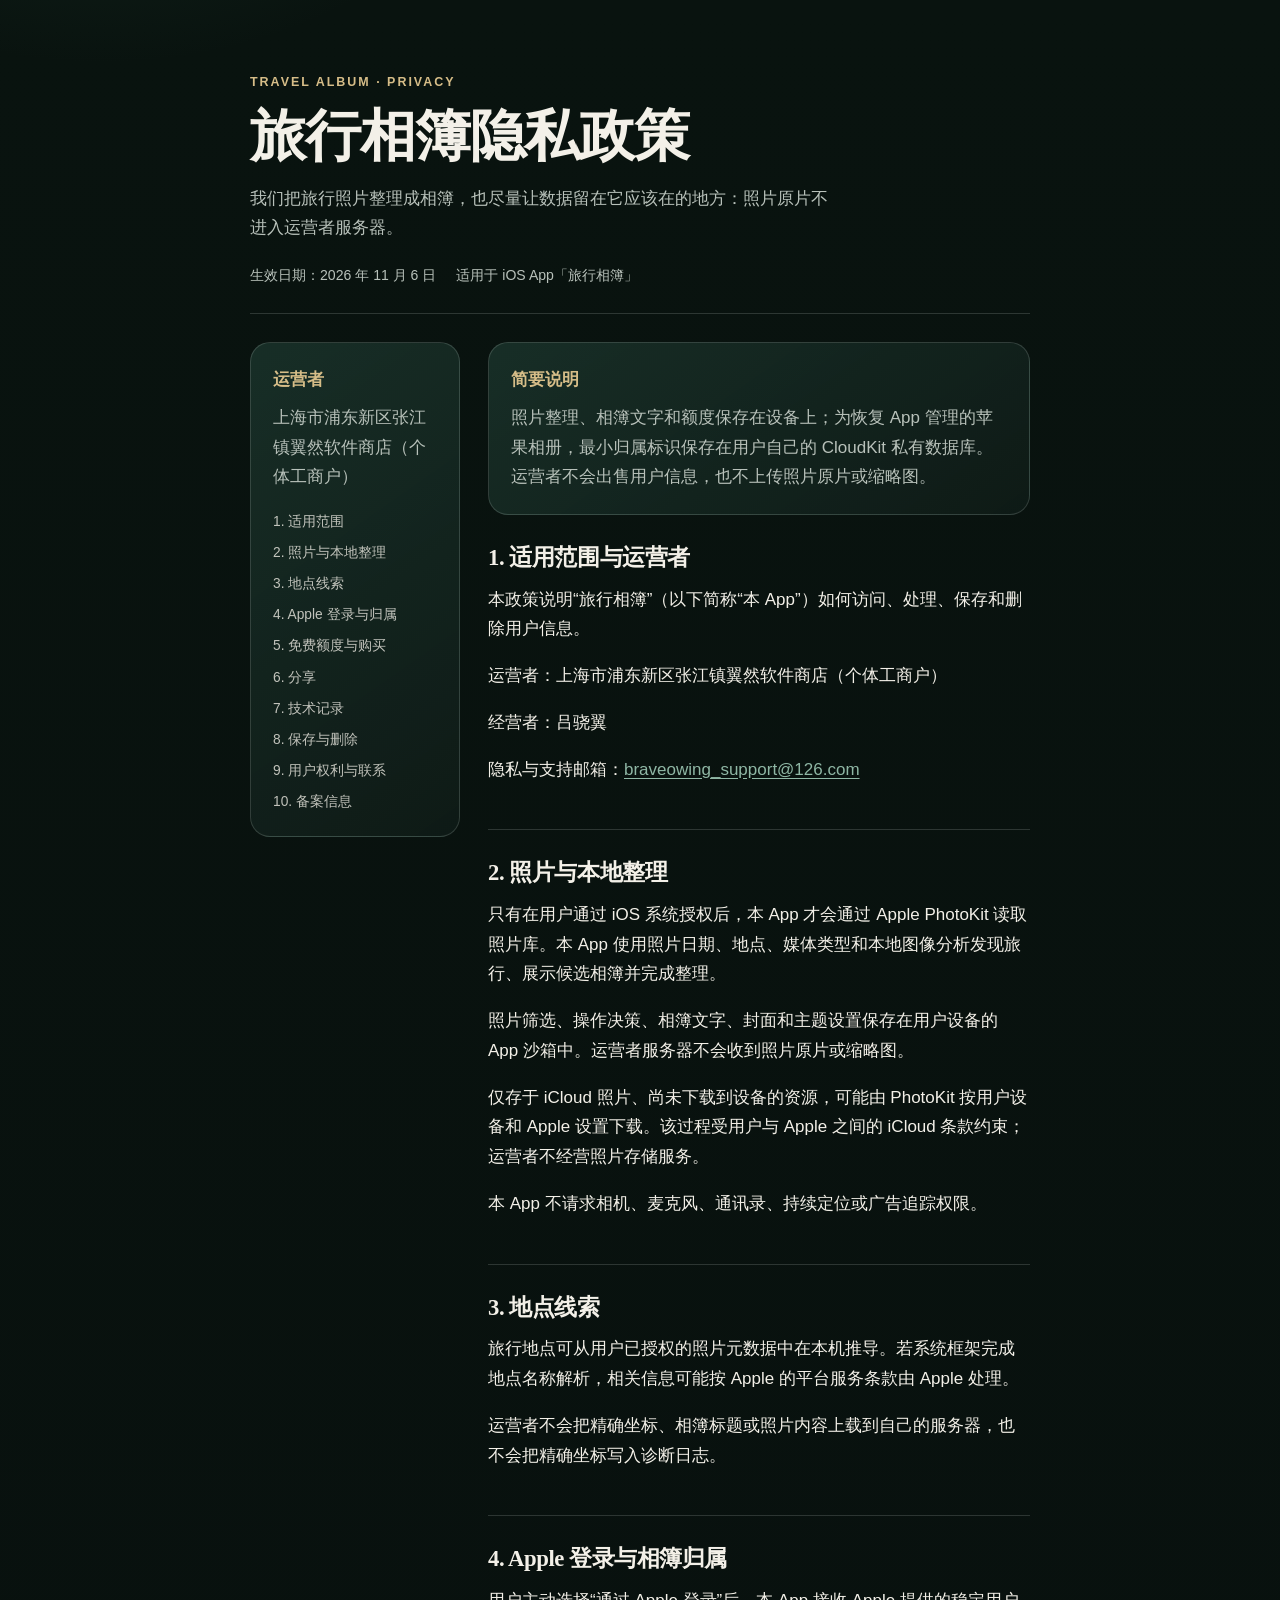
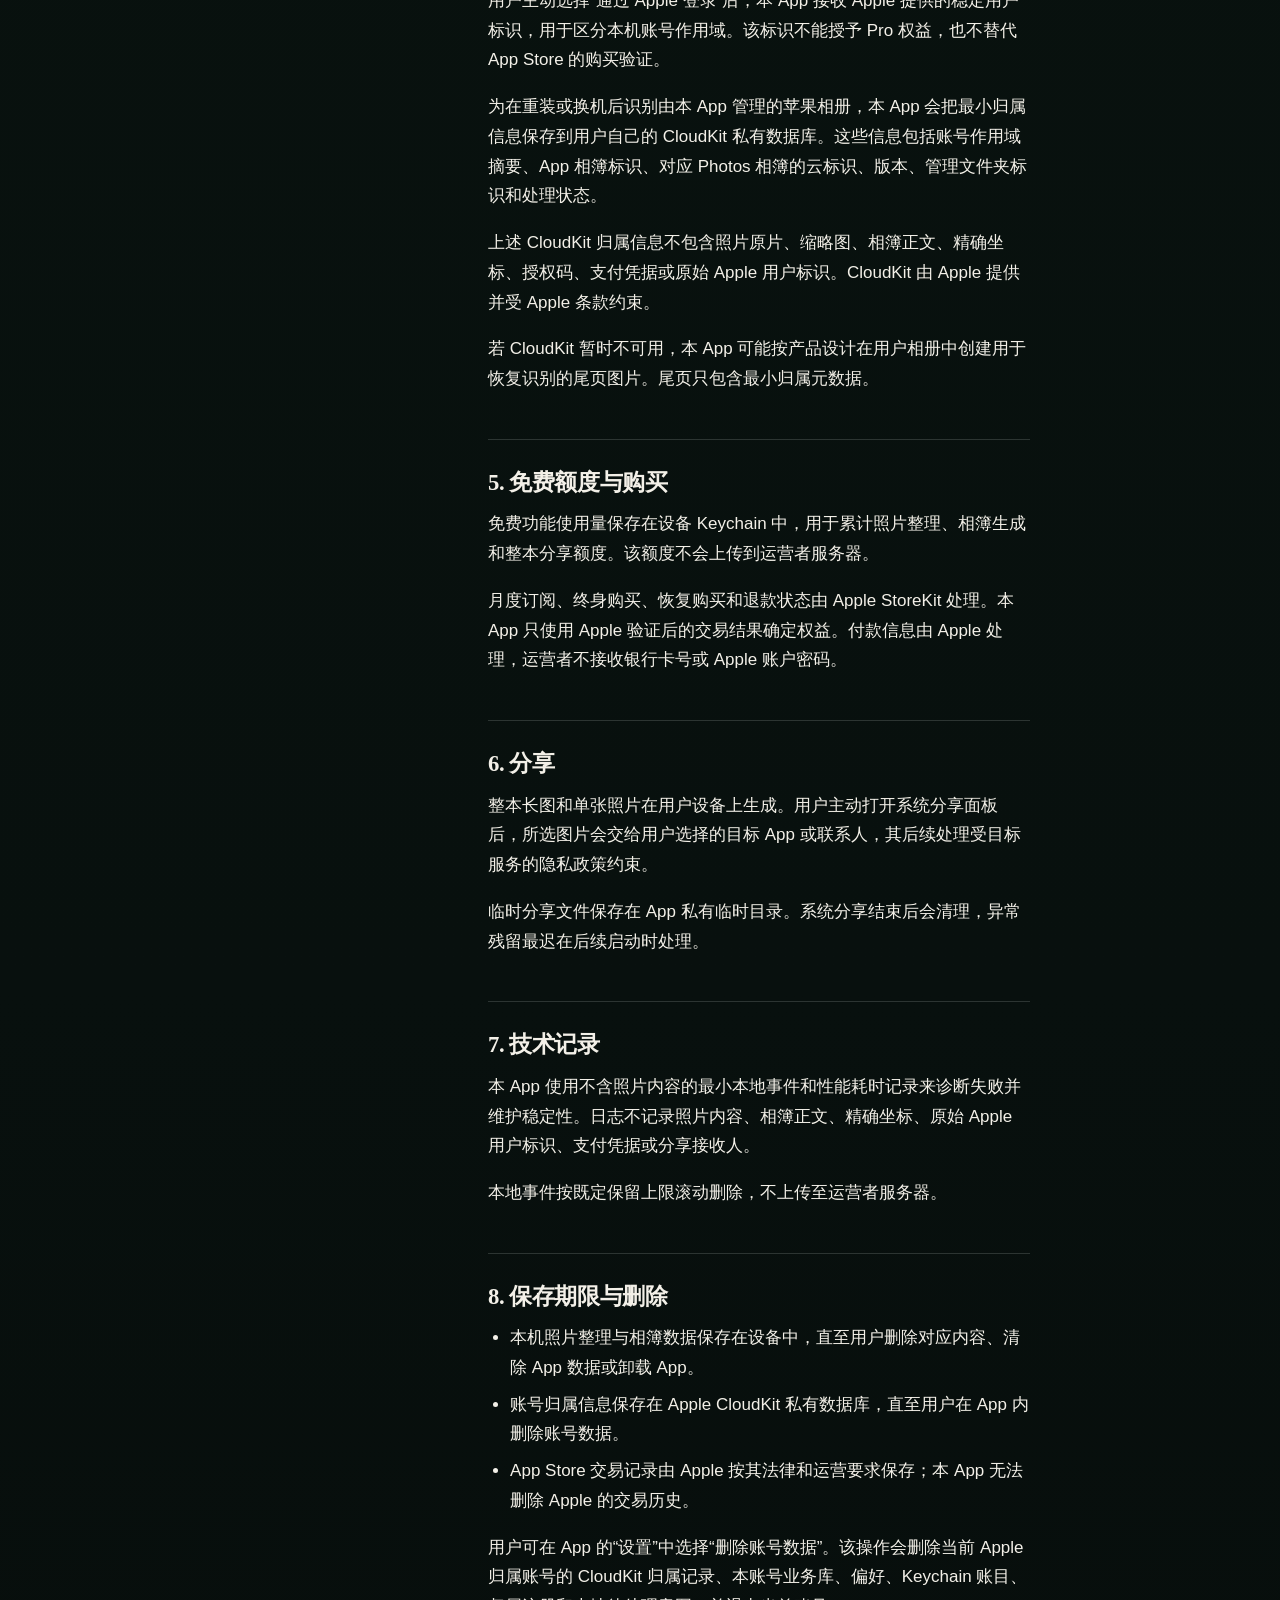
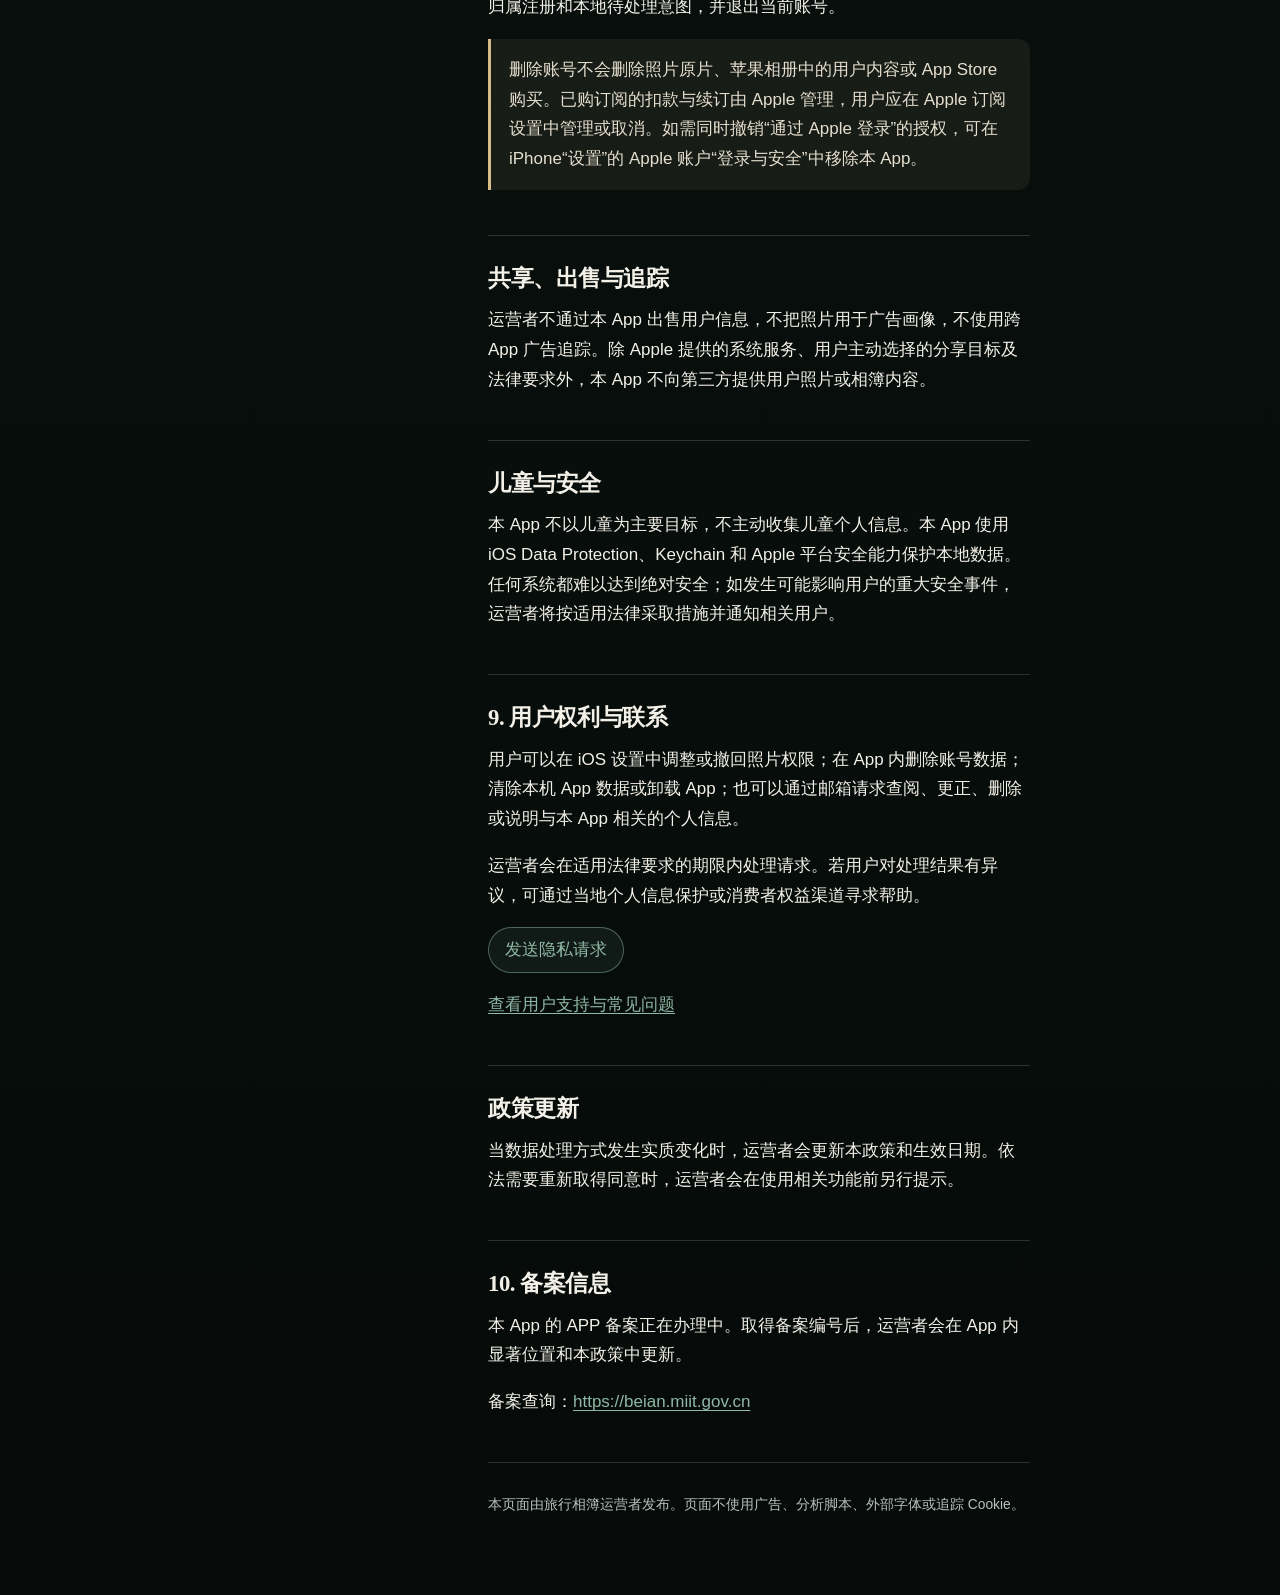
<file: index.html>
<!doctype html>
<html lang="zh-Hans">
<head>
  <meta charset="utf-8">
  <meta name="viewport" content="width=device-width, initial-scale=1">
  <meta name="color-scheme" content="dark">
  <meta name="description" content="旅行相簿 iOS App 隐私政策。说明照片、地点、iCloud 归属信息、购买和分享数据的处理方式。">
  <title>隐私政策｜旅行相簿</title>
  <link rel="stylesheet" href="styles.css">
</head>
<body>
  <main class="shell">
    <header class="hero">
      <p class="eyebrow">Travel Album · Privacy</p>
      <h1>旅行相簿隐私政策</h1>
      <p class="lead">我们把旅行照片整理成相簿，也尽量让数据留在它应该在的地方：照片原片不进入运营者服务器。</p>
      <p class="meta">
        <span>生效日期：2026 年 11 月 6 日</span>
        <span>适用于 iOS App「旅行相簿」</span>
      </p>
    </header>

    <div class="layout">
      <aside class="summary">
        <strong>运营者</strong>
        <p>上海市浦东新区张江镇翼然软件商店（个体工商户）</p>
        <nav aria-label="政策目录">
          <a href="#scope">1. 适用范围</a>
          <a href="#photos">2. 照片与本地整理</a>
          <a href="#location">3. 地点线索</a>
          <a href="#account">4. Apple 登录与归属</a>
          <a href="#purchase">5. 免费额度与购买</a>
          <a href="#sharing">6. 分享</a>
          <a href="#logs">7. 技术记录</a>
          <a href="#retention">8. 保存与删除</a>
          <a href="#rights">9. 用户权利与联系</a>
          <a href="#filing">10. 备案信息</a>
        </nav>
      </aside>

      <article>
        <div class="summary">
          <strong>简要说明</strong>
          <p>照片整理、相簿文字和额度保存在设备上；为恢复 App 管理的苹果相册，最小归属标识保存在用户自己的 CloudKit 私有数据库。运营者不会出售用户信息，也不上传照片原片或缩略图。</p>
        </div>

        <section id="scope">
          <h2>1. 适用范围与运营者</h2>
          <p>本政策说明“旅行相簿”（以下简称“本 App”）如何访问、处理、保存和删除用户信息。</p>
          <p>运营者：上海市浦东新区张江镇翼然软件商店（个体工商户）</p>
          <p>经营者：吕骁翼</p>
          <p>隐私与支持邮箱：<a href="mailto:braveowing_support@126.com">braveowing_support@126.com</a></p>
        </section>

        <section id="photos">
          <h2>2. 照片与本地整理</h2>
          <p>只有在用户通过 iOS 系统授权后，本 App 才会通过 Apple PhotoKit 读取照片库。本 App 使用照片日期、地点、媒体类型和本地图像分析发现旅行、展示候选相簿并完成整理。</p>
          <p>照片筛选、操作决策、相簿文字、封面和主题设置保存在用户设备的 App 沙箱中。运营者服务器不会收到照片原片或缩略图。</p>
          <p>仅存于 iCloud 照片、尚未下载到设备的资源，可能由 PhotoKit 按用户设备和 Apple 设置下载。该过程受用户与 Apple 之间的 iCloud 条款约束；运营者不经营照片存储服务。</p>
          <p>本 App 不请求相机、麦克风、通讯录、持续定位或广告追踪权限。</p>
        </section>

        <section id="location">
          <h2>3. 地点线索</h2>
          <p>旅行地点可从用户已授权的照片元数据中在本机推导。若系统框架完成地点名称解析，相关信息可能按 Apple 的平台服务条款由 Apple 处理。</p>
          <p>运营者不会把精确坐标、相簿标题或照片内容上载到自己的服务器，也不会把精确坐标写入诊断日志。</p>
        </section>

        <section id="account">
          <h2>4. Apple 登录与相簿归属</h2>
          <p>用户主动选择“通过 Apple 登录”后，本 App 接收 Apple 提供的稳定用户标识，用于区分本机账号作用域。该标识不能授予 Pro 权益，也不替代 App Store 的购买验证。</p>
          <p>为在重装或换机后识别由本 App 管理的苹果相册，本 App 会把最小归属信息保存到用户自己的 CloudKit 私有数据库。这些信息包括账号作用域摘要、App 相簿标识、对应 Photos 相簿的云标识、版本、管理文件夹标识和处理状态。</p>
          <p>上述 CloudKit 归属信息不包含照片原片、缩略图、相簿正文、精确坐标、授权码、支付凭据或原始 Apple 用户标识。CloudKit 由 Apple 提供并受 Apple 条款约束。</p>
          <p>若 CloudKit 暂时不可用，本 App 可能按产品设计在用户相册中创建用于恢复识别的尾页图片。尾页只包含最小归属元数据。</p>
        </section>

        <section id="purchase">
          <h2>5. 免费额度与购买</h2>
          <p>免费功能使用量保存在设备 Keychain 中，用于累计照片整理、相簿生成和整本分享额度。该额度不会上传到运营者服务器。</p>
          <p>月度订阅、终身购买、恢复购买和退款状态由 Apple StoreKit 处理。本 App 只使用 Apple 验证后的交易结果确定权益。付款信息由 Apple 处理，运营者不接收银行卡号或 Apple 账户密码。</p>
        </section>

        <section id="sharing">
          <h2>6. 分享</h2>
          <p>整本长图和单张照片在用户设备上生成。用户主动打开系统分享面板后，所选图片会交给用户选择的目标 App 或联系人，其后续处理受目标服务的隐私政策约束。</p>
          <p>临时分享文件保存在 App 私有临时目录。系统分享结束后会清理，异常残留最迟在后续启动时处理。</p>
        </section>

        <section id="logs">
          <h2>7. 技术记录</h2>
          <p>本 App 使用不含照片内容的最小本地事件和性能耗时记录来诊断失败并维护稳定性。日志不记录照片内容、相簿正文、精确坐标、原始 Apple 用户标识、支付凭据或分享接收人。</p>
          <p>本地事件按既定保留上限滚动删除，不上传至运营者服务器。</p>
        </section>

        <section id="retention">
          <h2>8. 保存期限与删除</h2>
          <ul>
            <li>本机照片整理与相簿数据保存在设备中，直至用户删除对应内容、清除 App 数据或卸载 App。</li>
            <li>账号归属信息保存在 Apple CloudKit 私有数据库，直至用户在 App 内删除账号数据。</li>
            <li>App Store 交易记录由 Apple 按其法律和运营要求保存；本 App 无法删除 Apple 的交易历史。</li>
          </ul>
          <p>用户可在 App 的“设置”中选择“删除账号数据”。该操作会删除当前 Apple 归属账号的 CloudKit 归属记录、本账号业务库、偏好、Keychain 账目、归属注册和本地待处理意图，并退出当前账号。</p>
          <p class="note">删除账号不会删除照片原片、苹果相册中的用户内容或 App Store 购买。已购订阅的扣款与续订由 Apple 管理，用户应在 Apple 订阅设置中管理或取消。如需同时撤销“通过 Apple 登录”的授权，可在 iPhone“设置”的 Apple 账户“登录与安全”中移除本 App。</p>
        </section>

        <section>
          <h2>共享、出售与追踪</h2>
          <p>运营者不通过本 App 出售用户信息，不把照片用于广告画像，不使用跨 App 广告追踪。除 Apple 提供的系统服务、用户主动选择的分享目标及法律要求外，本 App 不向第三方提供用户照片或相簿内容。</p>
        </section>

        <section>
          <h2>儿童与安全</h2>
          <p>本 App 不以儿童为主要目标，不主动收集儿童个人信息。本 App 使用 iOS Data Protection、Keychain 和 Apple 平台安全能力保护本地数据。任何系统都难以达到绝对安全；如发生可能影响用户的重大安全事件，运营者将按适用法律采取措施并通知相关用户。</p>
        </section>

        <section id="rights">
          <h2>9. 用户权利与联系</h2>
          <p>用户可以在 iOS 设置中调整或撤回照片权限；在 App 内删除账号数据；清除本机 App 数据或卸载 App；也可以通过邮箱请求查阅、更正、删除或说明与本 App 相关的个人信息。</p>
          <p>运营者会在适用法律要求的期限内处理请求。若用户对处理结果有异议，可通过当地个人信息保护或消费者权益渠道寻求帮助。</p>
          <p><a class="contact" href="mailto:braveowing_support@126.com?subject=%E6%97%85%E8%A1%8C%E7%9B%B8%E7%B0%BF%E9%9A%90%E7%A7%81%E8%AF%B7%E6%B1%82">发送隐私请求</a></p>
          <p><a href="support.html">查看用户支持与常见问题</a></p>
        </section>

        <section>
          <h2>政策更新</h2>
          <p>当数据处理方式发生实质变化时，运营者会更新本政策和生效日期。依法需要重新取得同意时，运营者会在使用相关功能前另行提示。</p>
        </section>

        <section id="filing">
          <h2>10. 备案信息</h2>
          <p>本 App 的 APP 备案正在办理中。取得备案编号后，运营者会在 App 内显著位置和本政策中更新。</p>
          <p>备案查询：<a href="https://beian.miit.gov.cn">https://beian.miit.gov.cn</a></p>
        </section>

        <footer>
          <p>本页面由旅行相簿运营者发布。页面不使用广告、分析脚本、外部字体或追踪 Cookie。</p>
        </footer>
      </article>
    </div>
  </main>
</body>
</html>
</file>
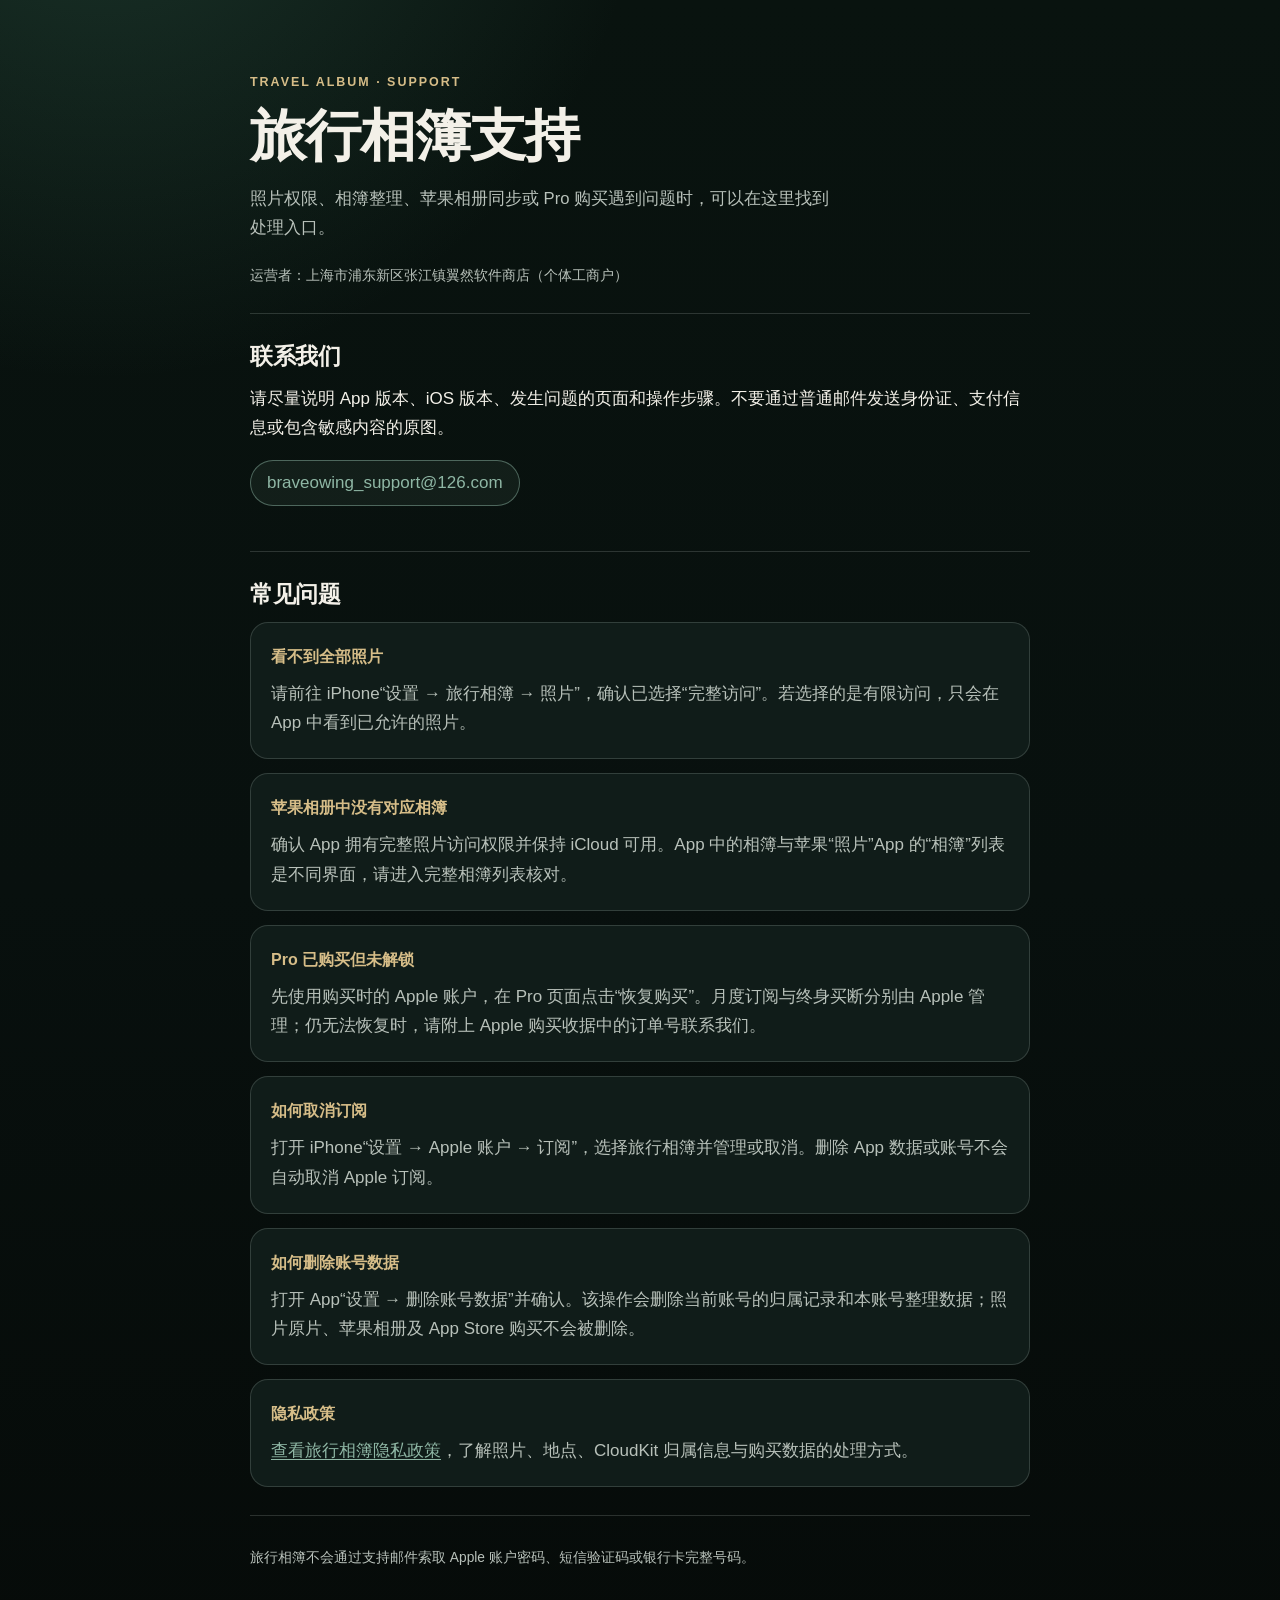
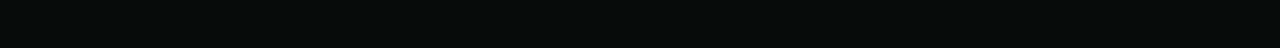
<file: support.html>
<!doctype html>
<html lang="zh-Hans">
<head>
  <meta charset="utf-8">
  <meta name="viewport" content="width=device-width, initial-scale=1">
  <meta name="color-scheme" content="dark">
  <meta name="description" content="旅行相簿 iOS App 用户支持与常见问题。">
  <title>用户支持｜旅行相簿</title>
  <link rel="stylesheet" href="styles.css">
</head>
<body>
  <main class="shell">
    <header class="hero">
      <p class="eyebrow">Travel Album · Support</p>
      <h1>旅行相簿支持</h1>
      <p class="lead">照片权限、相簿整理、苹果相册同步或 Pro 购买遇到问题时，可以在这里找到处理入口。</p>
      <p class="meta"><span>运营者：上海市浦东新区张江镇翼然软件商店（个体工商户）</span></p>
    </header>

    <article>
      <section>
        <h2>联系我们</h2>
        <p>请尽量说明 App 版本、iOS 版本、发生问题的页面和操作步骤。不要通过普通邮件发送身份证、支付信息或包含敏感内容的原图。</p>
        <p><a class="contact" href="mailto:braveowing_support@126.com?subject=%E6%97%85%E8%A1%8C%E7%9B%B8%E7%B0%BF%E6%94%AF%E6%8C%81%E8%AF%B7%E6%B1%82">braveowing_support@126.com</a></p>
      </section>

      <section>
        <h2>常见问题</h2>
        <div class="support-grid">
          <div class="support-card">
            <h3>看不到全部照片</h3>
            <p>请前往 iPhone“设置 → 旅行相簿 → 照片”，确认已选择“完整访问”。若选择的是有限访问，只会在 App 中看到已允许的照片。</p>
          </div>
          <div class="support-card">
            <h3>苹果相册中没有对应相簿</h3>
            <p>确认 App 拥有完整照片访问权限并保持 iCloud 可用。App 中的相簿与苹果“照片”App 的“相簿”列表是不同界面，请进入完整相簿列表核对。</p>
          </div>
          <div class="support-card">
            <h3>Pro 已购买但未解锁</h3>
            <p>先使用购买时的 Apple 账户，在 Pro 页面点击“恢复购买”。月度订阅与终身买断分别由 Apple 管理；仍无法恢复时，请附上 Apple 购买收据中的订单号联系我们。</p>
          </div>
          <div class="support-card">
            <h3>如何取消订阅</h3>
            <p>打开 iPhone“设置 → Apple 账户 → 订阅”，选择旅行相簿并管理或取消。删除 App 数据或账号不会自动取消 Apple 订阅。</p>
          </div>
          <div class="support-card">
            <h3>如何删除账号数据</h3>
            <p>打开 App“设置 → 删除账号数据”并确认。该操作会删除当前账号的归属记录和本账号整理数据；照片原片、苹果相册及 App Store 购买不会被删除。</p>
          </div>
          <div class="support-card">
            <h3>隐私政策</h3>
            <p><a href="index.html">查看旅行相簿隐私政策</a>，了解照片、地点、CloudKit 归属信息与购买数据的处理方式。</p>
          </div>
        </div>
      </section>

      <footer>
        <p>旅行相簿不会通过支持邮件索取 Apple 账户密码、短信验证码或银行卡完整号码。</p>
      </footer>
    </article>
  </main>
</body>
</html>
</file>
<file: styles.css>
:root {
  color-scheme: dark;
  --background: #08100e;
  --surface: #101c19;
  --text: #f3f0e8;
  --muted: #b8c1ba;
  --accent: #8fb7a5;
  --line: rgba(231, 239, 233, 0.16);
  --warm: #d6bd88;
  --max-width: 780px;
}

* { box-sizing: border-box; }
html { scroll-behavior: smooth; }

body {
  margin: 0;
  background:
    radial-gradient(circle at 8% -10%, rgba(59, 112, 91, 0.35), transparent 34rem),
    linear-gradient(180deg, #09130f 0%, var(--background) 54%, #060b09 100%);
  color: var(--text);
  font-family: -apple-system, BlinkMacSystemFont, "SF Pro Text", "PingFang SC",
    "Hiragino Sans GB", "Microsoft YaHei", sans-serif;
  font-size: 17px;
  line-height: 1.75;
  text-rendering: optimizeLegibility;
}

a {
  color: var(--accent);
  text-underline-offset: 0.2em;
}

a:hover { color: #c2dacf; }

.shell {
  width: min(calc(100% - 32px), var(--max-width));
  margin: 0 auto;
  padding: 40px 0 64px;
}

.hero {
  padding: 32px 0 26px;
  border-bottom: 1px solid var(--line);
}

.eyebrow {
  margin: 0 0 12px;
  color: var(--warm);
  font-size: 0.78rem;
  font-weight: 700;
  letter-spacing: 0.16em;
  text-transform: uppercase;
}

h1,
h2 {
  font-family: "Songti SC", "STSong", Georgia, serif;
  font-weight: 600;
  letter-spacing: -0.02em;
}

h1 {
  margin: 0;
  font-size: clamp(2.25rem, 8vw, 3.5rem);
  line-height: 1.08;
}

.lead {
  max-width: 64ch;
  margin: 18px 0 0;
  color: var(--muted);
  font-size: 1.04rem;
}

.meta {
  display: flex;
  flex-wrap: wrap;
  gap: 8px 20px;
  margin: 20px 0 0;
  color: var(--muted);
  font-size: 0.88rem;
}

.layout {
  display: grid;
  grid-template-columns: minmax(0, 1fr);
  gap: 28px;
  padding-top: 28px;
}

.summary {
  padding: 22px;
  border: 1px solid var(--line);
  border-radius: 20px;
  background: linear-gradient(145deg, rgba(30, 58, 49, 0.7), rgba(15, 27, 23, 0.9));
}

.summary strong {
  display: block;
  margin-bottom: 8px;
  color: var(--warm);
}

.summary p {
  margin: 0;
  color: var(--muted);
}

article { min-width: 0; }

section {
  padding: 28px 0;
  border-bottom: 1px solid var(--line);
  scroll-margin-top: 20px;
}

section:last-child { border-bottom: 0; }

h2 {
  margin: 0 0 12px;
  font-size: 1.42rem;
  line-height: 1.3;
}

p { margin: 0 0 1em; }
ul,
ol {
  margin: 0.5em 0 1em;
  padding-left: 1.3em;
}
li + li { margin-top: 0.4em; }

.note {
  padding: 16px 18px;
  border-left: 3px solid var(--warm);
  border-radius: 0 12px 12px 0;
  background: rgba(214, 189, 136, 0.08);
  color: #e6dfcf;
}

.contact {
  display: inline-flex;
  align-items: center;
  min-height: 46px;
  padding: 0 16px;
  border: 1px solid rgba(143, 183, 165, 0.48);
  border-radius: 999px;
  background: rgba(143, 183, 165, 0.08);
  text-decoration: none;
}

footer {
  padding-top: 30px;
  color: var(--muted);
  font-size: 0.86rem;
}

.support-grid {
  display: grid;
  gap: 14px;
}

.support-card {
  padding: 20px;
  border: 1px solid var(--line);
  border-radius: 18px;
  background: var(--surface);
}

.support-card h3 {
  margin: 0 0 8px;
  color: var(--warm);
  font-size: 1rem;
}

.support-card p {
  margin: 0;
  color: var(--muted);
}

@media (min-width: 850px) {
  .layout {
    grid-template-columns: 210px minmax(0, 1fr);
    align-items: start;
  }
  .summary {
    position: sticky;
    top: 24px;
  }
  .summary nav {
    display: grid;
    gap: 7px;
    margin-top: 18px;
  }
  .summary nav a {
    color: var(--text);
    font-size: 0.86rem;
    text-decoration: none;
    opacity: 0.78;
  }
  .summary nav a:hover { opacity: 1; }
}

@media (prefers-reduced-motion: reduce) {
  html { scroll-behavior: auto; }
}

@media print {
  :root { color-scheme: light; }
  body {
    background: #fff;
    color: #111;
    font-size: 11pt;
  }
  .shell {
    width: 100%;
    padding: 0;
  }
  .summary {
    border: 1px solid #bbb;
    background: #fff;
    color: #111;
  }
  .summary nav { display: none; }
  .lead,
  .meta,
  footer,
  .support-card p { color: #444; }
  section { break-inside: avoid; }
}
</file>
